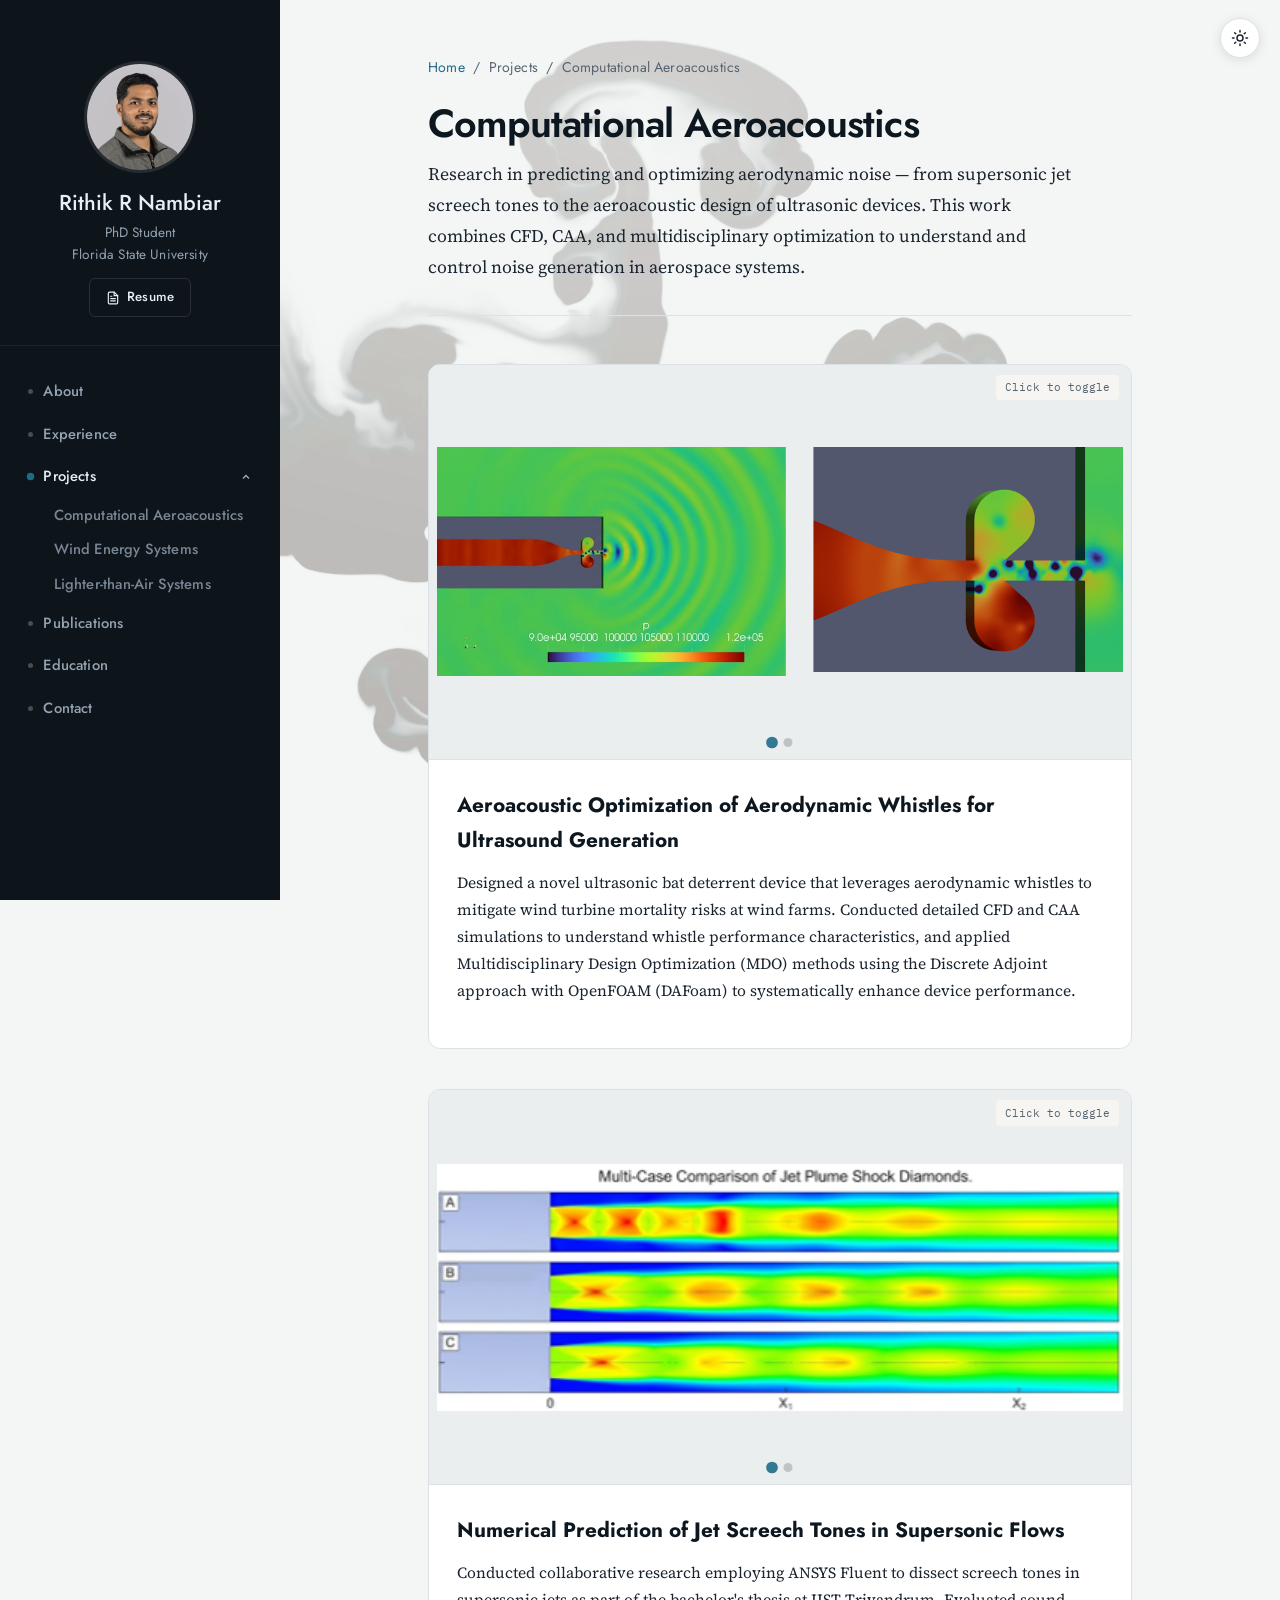
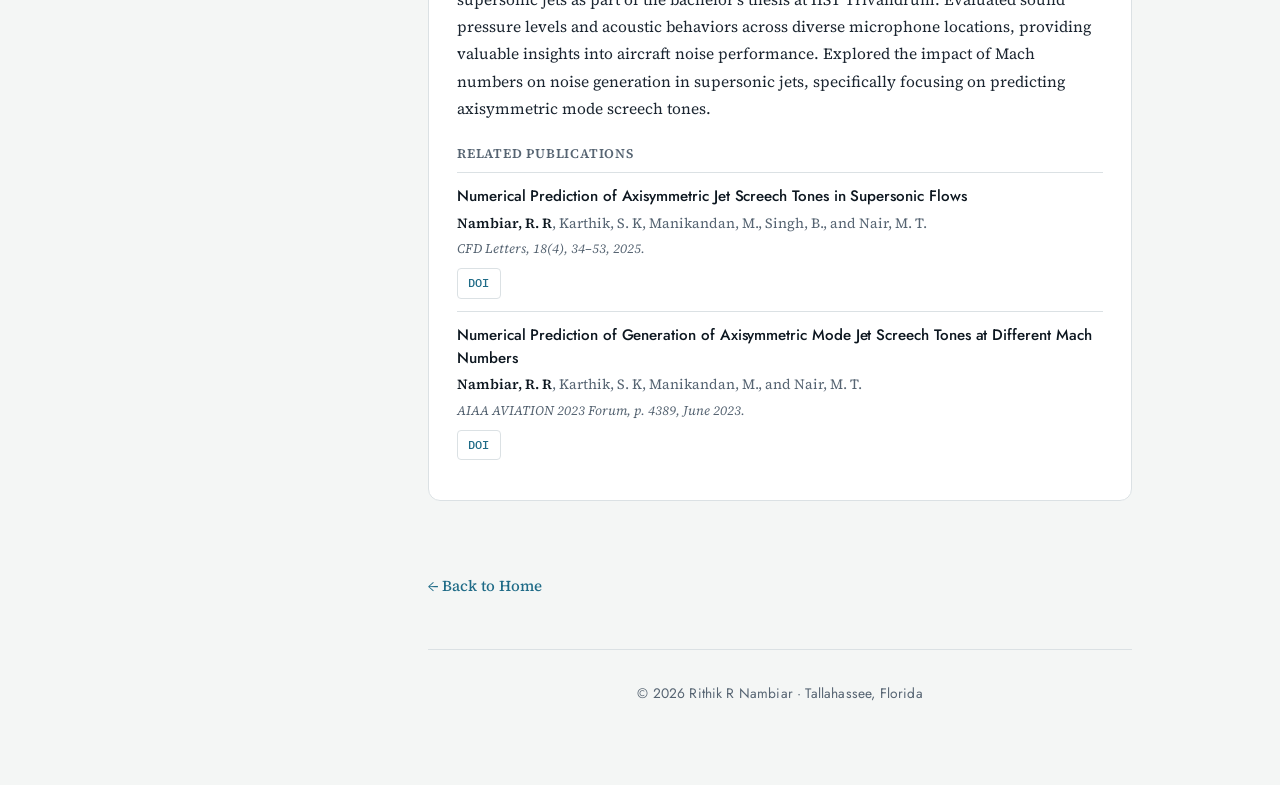
<file: projects/computational-aeroacoustics.html>
<!DOCTYPE html>
<html lang="en">
<head>
    <meta charset="UTF-8">
    <meta name="viewport" content="width=device-width, initial-scale=1.0">
    <title>Computational Aeroacoustics · Rithik R Nambiar</title>
    <meta name="description" content="Research in computational aeroacoustics — jet screech tone prediction and aeroacoustic optimization of ultrasonic devices.">
    <link rel="preconnect" href="https://fonts.googleapis.com">
    <link rel="preconnect" href="https://fonts.gstatic.com" crossorigin>
    <link href="https://fonts.googleapis.com/css2?family=Jost:wght@300;400;500;600&family=IBM+Plex+Mono:wght@400;500&family=Source+Serif+4:opsz,wght@8..60,400;8..60,600&display=swap" rel="stylesheet">
    <link rel="stylesheet" href="../assets/css/style.css">
    <script>
    (function(){try{var t=localStorage.getItem('theme')||(matchMedia('(prefers-color-scheme: dark)').matches?'dark':'light');if(t==='dark')document.documentElement.setAttribute('data-theme','dark');}catch(e){}})();
    </script>
</head>
<body>

<!-- Interactive fluid background (GPU Navier-Stokes) -->
<canvas id="fluid" class="fluid-bg" aria-hidden="true"></canvas>

<!-- Theme toggle -->
<button id="themeToggle" class="theme-toggle" aria-label="Toggle dark mode" title="Toggle theme">
    <svg class="icon-sun" viewBox="0 0 24 24" fill="none" stroke="currentColor" stroke-width="2" stroke-linecap="round" stroke-linejoin="round"><circle cx="12" cy="12" r="4"/><path d="M12 2v2M12 20v2M4.9 4.9l1.4 1.4M17.7 17.7l1.4 1.4M2 12h2M20 12h2M6.3 17.7l-1.4 1.4M19.1 4.9l-1.4 1.4"/></svg>
    <svg class="icon-moon" viewBox="0 0 24 24" fill="none" stroke="currentColor" stroke-width="2" stroke-linecap="round" stroke-linejoin="round"><path d="M21 12.8A9 9 0 1 1 11.2 3a7 7 0 0 0 9.8 9.8Z"/></svg>
</button>

<div class="mobile-header">
    <button class="hamburger" onclick="toggleSidebar()" aria-label="Toggle navigation"><span></span><span></span><span></span></button>
    <span class="mobile-name">Rithik R Nambiar</span>
</div>
<div class="overlay" id="overlay" onclick="toggleSidebar()"></div>

<aside class="sidebar" id="sidebar">
    <div class="sidebar-header">
        <img src="../assets/img/profile.png" alt="Rithik R Nambiar" class="sidebar-photo" width="96" height="96">
        <div class="sidebar-name">Rithik R Nambiar</div>
        <div class="sidebar-title">PhD Student<br>Florida State University</div>
        <a href="../assets/pdf/Rithikresume_Aug2026.pdf" target="_blank" rel="noopener" class="sidebar-resume">
            <svg viewBox="0 0 24 24" fill="none" stroke="currentColor" stroke-width="2" stroke-linecap="round" stroke-linejoin="round"><path d="M14 2H6a2 2 0 0 0-2 2v16a2 2 0 0 0 2 2h12a2 2 0 0 0 2-2V8z"/><polyline points="14 2 14 8 20 8"/><line x1="16" y1="13" x2="8" y2="13"/><line x1="16" y1="17" x2="8" y2="17"/><polyline points="10 9 9 9 8 9"/></svg>
            Resume
        </a>
    </div>
    <nav class="sidebar-nav">
        <a href="../index.html#about" onclick="closeSidebar()">About</a>
        <a href="../index.html#experience" onclick="closeSidebar()">Experience</a>
        <div class="sidebar-nav-group open">
            <a class="sidebar-nav-toggle" onclick="this.parentElement.classList.toggle('open')">
                Projects
                <svg class="chevron" viewBox="0 0 24 24" fill="none" stroke="currentColor" stroke-width="2.5"><polyline points="6 9 12 15 18 9"/></svg>
            </a>
            <div class="sidebar-nav-children">
                <a href="computational-aeroacoustics.html">Computational Aeroacoustics</a>
                <a href="wind-energy-systems.html">Wind Energy Systems</a>
                <a href="lighter-than-air-systems.html">Lighter-than-Air Systems</a>
            </div>
        </div>
        <a href="../index.html#publications" onclick="closeSidebar()">Publications</a>
        <a href="../index.html#education" onclick="closeSidebar()">Education</a>
        <a href="../index.html#contact" onclick="closeSidebar()">Contact</a>
    </nav>
</aside>

<div class="main">
<div class="content">

    <div class="project-hero">
        <div class="breadcrumb"><a href="../index.html">Home</a> &nbsp;/&nbsp; Projects &nbsp;/&nbsp; Computational Aeroacoustics</div>
        <h1>Computational Aeroacoustics</h1>
        <p>Research in predicting and optimizing aerodynamic noise — from supersonic jet screech tones to the aeroacoustic design of ultrasonic devices. This work combines CFD, CAA, and multidisciplinary optimization to understand and control noise generation in aerospace systems.</p>
    </div>

    <!-- ── Project 1: Whistle Optimization ── -->
    <div class="project-card">
        <div class="img-carousel" onclick="toggleCarousel(this)">
            <img src="../assets/img/whistle_cont.png" alt="Whistle contour plot" class="active" loading="lazy">
            <img src="../assets/img/whistle_psd.png" alt="Whistle PSD analysis" loading="lazy">
            <span class="img-carousel-hint">Click to toggle</span>
            <div class="img-carousel-indicator">
                <span class="img-carousel-dot active"></span>
                <span class="img-carousel-dot"></span>
            </div>
        </div>
        <div class="project-card-body">
            <h3>Aeroacoustic Optimization of Aerodynamic Whistles for Ultrasound Generation</h3>
            <p>Designed a novel ultrasonic bat deterrent device that leverages aerodynamic whistles to mitigate wind turbine mortality risks at wind farms. Conducted detailed CFD and CAA simulations to understand whistle performance characteristics, and applied Multidisciplinary Design Optimization (MDO) methods using the Discrete Adjoint approach with OpenFOAM (DAFoam) to systematically enhance device performance.</p>
        </div>
    </div>

    <!-- ── Project 2: Jet Screech Tones ── -->
    <div class="project-card">
        <div class="img-carousel" onclick="toggleCarousel(this)">
            <img src="../assets/img/screechtones.png" alt="Screech tone visualization" class="active" loading="lazy">
            <img src="../assets/img/spectralplot.png" alt="Spectral analysis plot" loading="lazy">
            <span class="img-carousel-hint">Click to toggle</span>
            <div class="img-carousel-indicator">
                <span class="img-carousel-dot active"></span>
                <span class="img-carousel-dot"></span>
            </div>
        </div>
        <div class="project-card-body">
            <h3>Numerical Prediction of Jet Screech Tones in Supersonic Flows</h3>
            <p>Conducted collaborative research employing ANSYS Fluent to dissect screech tones in supersonic jets as part of the bachelor's thesis at IIST Trivandrum. Evaluated sound pressure levels and acoustic behaviors across diverse microphone locations, providing valuable insights into aircraft noise performance. Explored the impact of Mach numbers on noise generation in supersonic jets, specifically focusing on predicting axisymmetric mode screech tones.</p>

            <h4>Related Publications</h4>
            <div class="project-pub">
                <div class="pub-title">Numerical Prediction of Axisymmetric Jet Screech Tones in Supersonic Flows</div>
                <div class="pub-authors"><strong>Nambiar, R. R</strong>, Karthik, S. K, Manikandan, M., Singh, B., and Nair, M. T.</div>
                <div class="pub-venue">CFD Letters, 18(4), 34–53, 2025.</div>
                <div class="pub-links">
                    <a href="https://doi.org/10.37934/cfdl.18.4.3453" target="_blank" rel="noopener">DOI</a>
                </div>
            </div>
            <div class="project-pub">
                <div class="pub-title">Numerical Prediction of Generation of Axisymmetric Mode Jet Screech Tones at Different Mach Numbers</div>
                <div class="pub-authors"><strong>Nambiar, R. R</strong>, Karthik, S. K, Manikandan, M., and Nair, M. T.</div>
                <div class="pub-venue">AIAA AVIATION 2023 Forum, p. 4389, June 2023.</div>
                <div class="pub-links">
                    <a href="https://doi.org/10.2514/6.2023-4389" target="_blank" rel="noopener">DOI</a>
                </div>
            </div>
        </div>
    </div>

    <a href="../index.html" class="back-link">&larr; Back to Home</a>
    <div class="footer">&copy; 2026 Rithik R Nambiar · Tallahassee, Florida</div>
</div>
</div>

<script>
function toggleSidebar(){document.getElementById('sidebar').classList.toggle('open');document.getElementById('overlay').classList.toggle('open')}
function closeSidebar(){document.getElementById('sidebar').classList.remove('open');document.getElementById('overlay').classList.remove('open')}

function toggleCarousel(el) {
    var imgs = el.querySelectorAll('img');
    var dots = el.querySelectorAll('.img-carousel-dot');
    var currentIndex = -1;

    for (var i = 0; i < imgs.length; i++) {
        if (imgs[i].classList.contains('active')) {
            currentIndex = i;
            break;
        }
    }

    var nextIndex = (currentIndex + 1) % imgs.length;

    for (var i = 0; i < imgs.length; i++) {
        imgs[i].classList.remove('active');
        dots[i].classList.remove('active');
    }

    imgs[nextIndex].classList.add('active');
    dots[nextIndex].classList.add('active');
}

/* ─── Theme toggle ─── */
(function(){
  const root = document.documentElement, btn = document.getElementById('themeToggle');
  function apply(theme, animate){
    if(animate){ root.classList.add('theme-transition'); setTimeout(() => root.classList.remove('theme-transition'), 420); }
    theme === 'dark' ? root.setAttribute('data-theme','dark') : root.removeAttribute('data-theme');
    try { localStorage.setItem('theme', theme); } catch(e){}
    if(typeof window.refreshFluidColors === 'function') window.refreshFluidColors();
  }
  btn && btn.addEventListener('click', () => {
    apply(root.getAttribute('data-theme') === 'dark' ? 'light' : 'dark', true);
  });
})();

</script>

<!-- Interactive fluid background -->
<script src="../assets/js/fluid-cursor.js" defer></script>
</body>
</html>
</file>
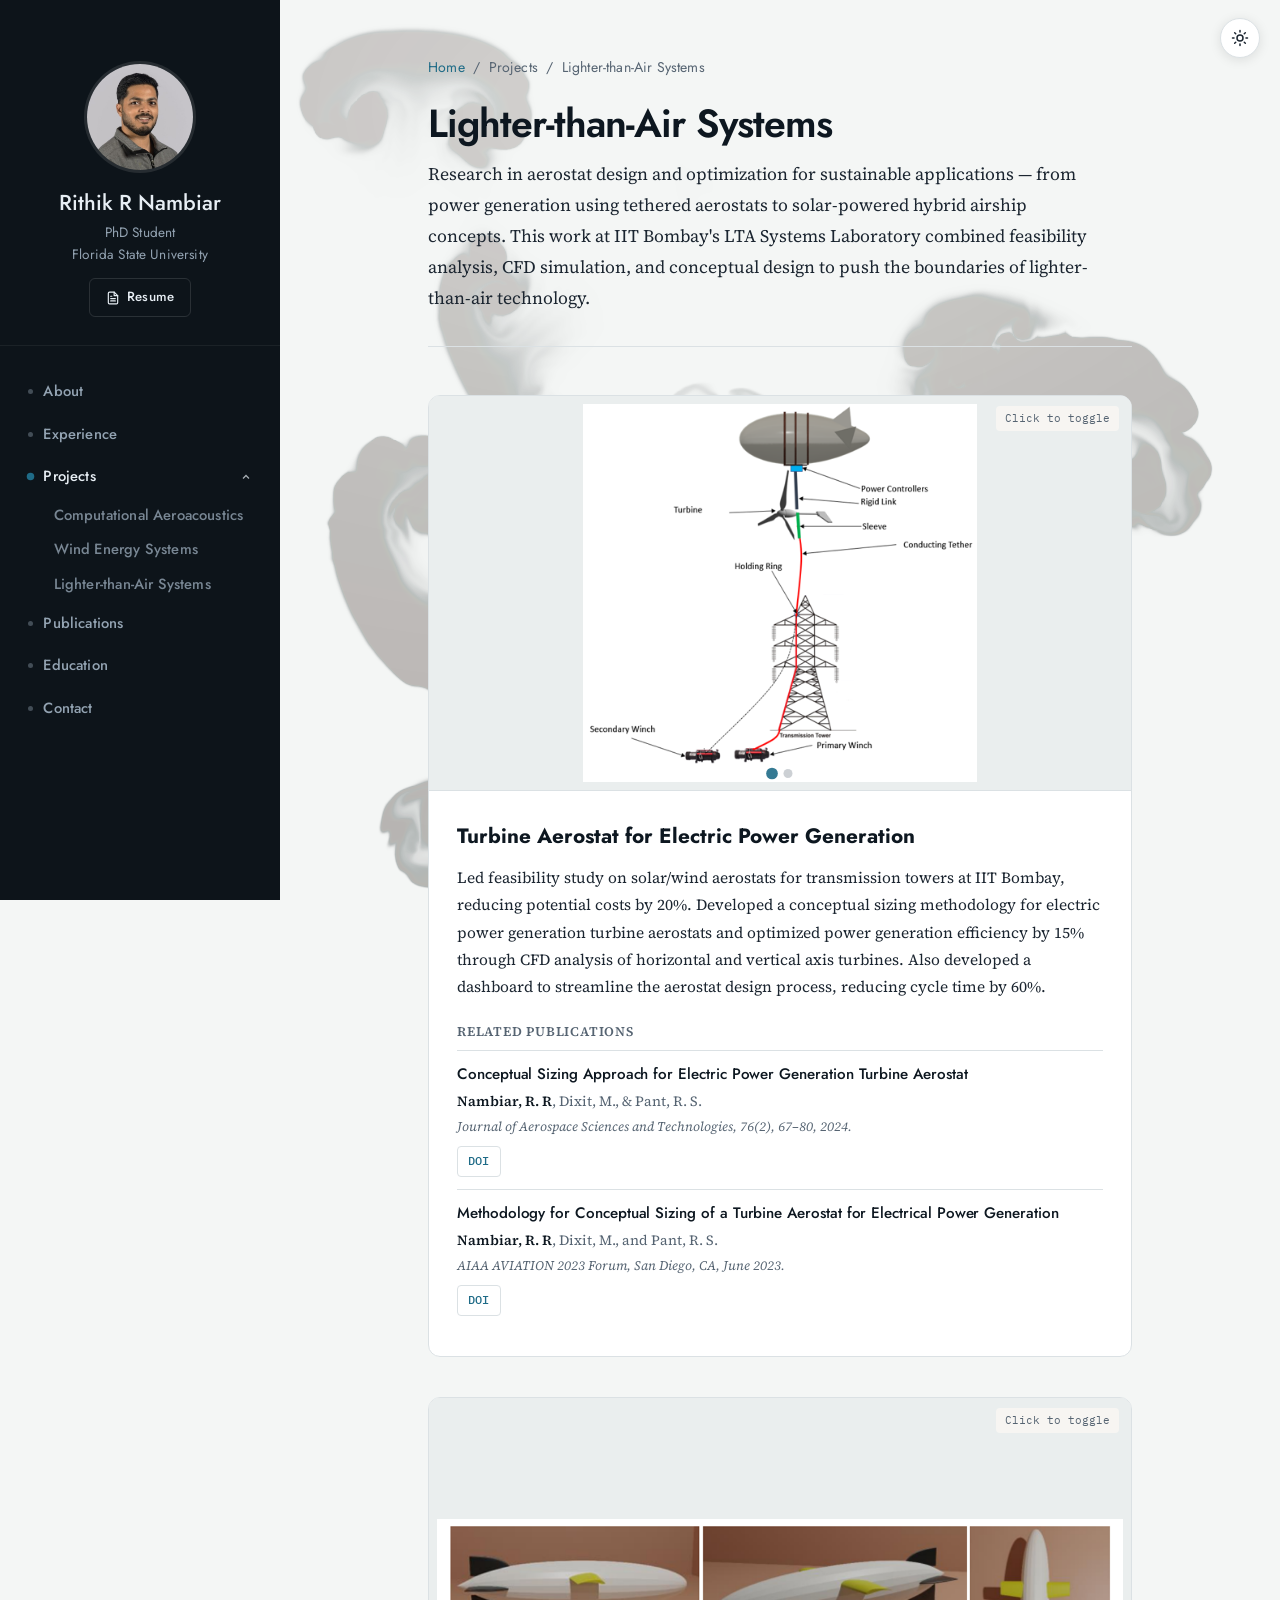
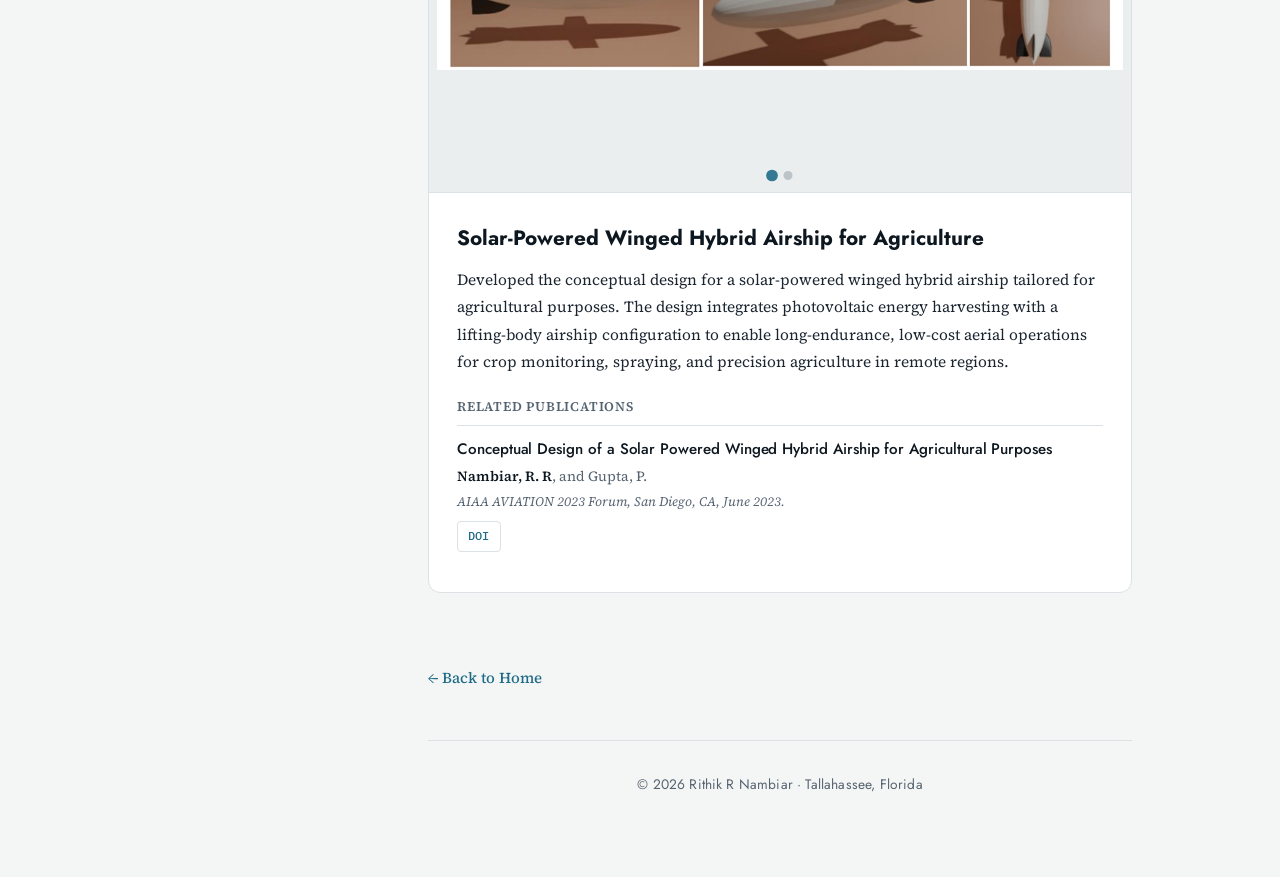
<file: projects/lighter-than-air-systems.html>
<!DOCTYPE html>
<html lang="en">
<head>
    <meta charset="UTF-8">
    <meta name="viewport" content="width=device-width, initial-scale=1.0">
    <title>Lighter-than-Air Systems · Rithik R Nambiar</title>
    <meta name="description" content="Research in lighter-than-air systems — turbine aerostats and solar-powered hybrid airships.">
    <link rel="preconnect" href="https://fonts.googleapis.com">
    <link rel="preconnect" href="https://fonts.gstatic.com" crossorigin>
    <link href="https://fonts.googleapis.com/css2?family=Jost:wght@300;400;500;600&family=IBM+Plex+Mono:wght@400;500&family=Source+Serif+4:opsz,wght@8..60,400;8..60,600&display=swap" rel="stylesheet">
    <link rel="stylesheet" href="../assets/css/style.css">
    <script>
    (function(){try{var t=localStorage.getItem('theme')||(matchMedia('(prefers-color-scheme: dark)').matches?'dark':'light');if(t==='dark')document.documentElement.setAttribute('data-theme','dark');}catch(e){}})();
    </script>
</head>
<body>

<!-- Interactive fluid background (GPU Navier-Stokes) -->
<canvas id="fluid" class="fluid-bg" aria-hidden="true"></canvas>

<!-- Theme toggle -->
<button id="themeToggle" class="theme-toggle" aria-label="Toggle dark mode" title="Toggle theme">
    <svg class="icon-sun" viewBox="0 0 24 24" fill="none" stroke="currentColor" stroke-width="2" stroke-linecap="round" stroke-linejoin="round"><circle cx="12" cy="12" r="4"/><path d="M12 2v2M12 20v2M4.9 4.9l1.4 1.4M17.7 17.7l1.4 1.4M2 12h2M20 12h2M6.3 17.7l-1.4 1.4M19.1 4.9l-1.4 1.4"/></svg>
    <svg class="icon-moon" viewBox="0 0 24 24" fill="none" stroke="currentColor" stroke-width="2" stroke-linecap="round" stroke-linejoin="round"><path d="M21 12.8A9 9 0 1 1 11.2 3a7 7 0 0 0 9.8 9.8Z"/></svg>
</button>

<div class="mobile-header">
    <button class="hamburger" onclick="toggleSidebar()" aria-label="Toggle navigation"><span></span><span></span><span></span></button>
    <span class="mobile-name">Rithik R Nambiar</span>
</div>
<div class="overlay" id="overlay" onclick="toggleSidebar()"></div>

<aside class="sidebar" id="sidebar">
    <div class="sidebar-header">
        <img src="../assets/img/profile.png" alt="Rithik R Nambiar" class="sidebar-photo" width="96" height="96">
        <div class="sidebar-name">Rithik R Nambiar</div>
        <div class="sidebar-title">PhD Student<br>Florida State University</div>
        <a href="../assets/pdf/Rithikresume_Aug2026.pdf" target="_blank" rel="noopener" class="sidebar-resume">
            <svg viewBox="0 0 24 24" fill="none" stroke="currentColor" stroke-width="2" stroke-linecap="round" stroke-linejoin="round"><path d="M14 2H6a2 2 0 0 0-2 2v16a2 2 0 0 0 2 2h12a2 2 0 0 0 2-2V8z"/><polyline points="14 2 14 8 20 8"/><line x1="16" y1="13" x2="8" y2="13"/><line x1="16" y1="17" x2="8" y2="17"/><polyline points="10 9 9 9 8 9"/></svg>
            Resume
        </a>
    </div>
    <nav class="sidebar-nav">
        <a href="../index.html#about" onclick="closeSidebar()">About</a>
        <a href="../index.html#experience" onclick="closeSidebar()">Experience</a>
        <div class="sidebar-nav-group open">
            <a class="sidebar-nav-toggle" onclick="this.parentElement.classList.toggle('open')">
                Projects
                <svg class="chevron" viewBox="0 0 24 24" fill="none" stroke="currentColor" stroke-width="2.5"><polyline points="6 9 12 15 18 9"/></svg>
            </a>
            <div class="sidebar-nav-children">
                <a href="computational-aeroacoustics.html">Computational Aeroacoustics</a>
                <a href="wind-energy-systems.html">Wind Energy Systems</a>
                <a href="lighter-than-air-systems.html">Lighter-than-Air Systems</a>
            </div>
        </div>
        <a href="../index.html#publications" onclick="closeSidebar()">Publications</a>
        <a href="../index.html#education" onclick="closeSidebar()">Education</a>
        <a href="../index.html#contact" onclick="closeSidebar()">Contact</a>
    </nav>
</aside>

<div class="main">
<div class="content">

    <div class="project-hero">
        <div class="breadcrumb"><a href="../index.html">Home</a> &nbsp;/&nbsp; Projects &nbsp;/&nbsp; Lighter-than-Air Systems</div>
        <h1>Lighter-than-Air Systems</h1>
        <p>Research in aerostat design and optimization for sustainable applications — from power generation using tethered aerostats to solar-powered hybrid airship concepts. This work at IIT Bombay's LTA Systems Laboratory combined feasibility analysis, CFD simulation, and conceptual design to push the boundaries of lighter-than-air technology.</p>
    </div>

    <div class="project-card">
        <div class="img-carousel" onclick="toggleCarousel(this)">
            <img src="../assets/img/turb_aerostat_pic.png" alt="Turbine aerostat concept" class="active" loading="lazy">
            <img src="../assets/img/turb_aerostat_ring.png" alt="Turbine aerostat ring configuration" loading="lazy">
            <span class="img-carousel-hint">Click to toggle</span>
            <div class="img-carousel-indicator">
                <span class="img-carousel-dot active"></span>
                <span class="img-carousel-dot"></span>
            </div>
        </div>
        <div class="project-card-body">
            <h3>Turbine Aerostat for Electric Power Generation</h3>
            <p>Led feasibility study on solar/wind aerostats for transmission towers at IIT Bombay, reducing potential costs by 20%. Developed a conceptual sizing methodology for electric power generation turbine aerostats and optimized power generation efficiency by 15% through CFD analysis of horizontal and vertical axis turbines. Also developed a dashboard to streamline the aerostat design process, reducing cycle time by 60%.</p>
            <h4>Related Publications</h4>
            <div class="project-pub">
                <div class="pub-title">Conceptual Sizing Approach for Electric Power Generation Turbine Aerostat</div>
                <div class="pub-authors"><strong>Nambiar, R. R</strong>, Dixit, M., &amp; Pant, R. S.</div>
                <div class="pub-venue">Journal of Aerospace Sciences and Technologies, 76(2), 67–80, 2024.</div>
                <div class="pub-links">
                    <a href="https://doi.org/10.61653/joast.v76i2.2024.962" target="_blank" rel="noopener">DOI</a>
                </div>
            </div>
            <div class="project-pub">
                <div class="pub-title">Methodology for Conceptual Sizing of a Turbine Aerostat for Electrical Power Generation</div>
                <div class="pub-authors"><strong>Nambiar, R. R</strong>, Dixit, M., and Pant, R. S.</div>
                <div class="pub-venue">AIAA AVIATION 2023 Forum, San Diego, CA, June 2023.</div>
                <div class="pub-links">
                    <a href="https://doi.org/10.2514/6.2023-3792" target="_blank" rel="noopener">DOI</a>
                </div>
            </div>
        </div>
    </div>

    <div class="project-card">
        <div class="img-carousel" onclick="toggleCarousel(this)">
            <img src="../assets/img/agri_geometry.png" alt="Agricultural airship geometry" class="active" loading="lazy">
            <img src="../assets/img/agri_workflow.png" alt="Agricultural airship design workflow" loading="lazy">
            <span class="img-carousel-hint">Click to toggle</span>
            <div class="img-carousel-indicator">
                <span class="img-carousel-dot active"></span>
                <span class="img-carousel-dot"></span>
            </div>
        </div>
        <div class="project-card-body">
            <h3>Solar-Powered Winged Hybrid Airship for Agriculture</h3>
            <p>Developed the conceptual design for a solar-powered winged hybrid airship tailored for agricultural purposes. The design integrates photovoltaic energy harvesting with a lifting-body airship configuration to enable long-endurance, low-cost aerial operations for crop monitoring, spraying, and precision agriculture in remote regions.</p>
            <h4>Related Publications</h4>
            <div class="project-pub">
                <div class="pub-title">Conceptual Design of a Solar Powered Winged Hybrid Airship for Agricultural Purposes</div>
                <div class="pub-authors"><strong>Nambiar, R. R</strong>, and Gupta, P.</div>
                <div class="pub-venue">AIAA AVIATION 2023 Forum, San Diego, CA, June 2023.</div>
                <div class="pub-links">
                    <a href="https://doi.org/10.2514/6.2023-3791" target="_blank" rel="noopener">DOI</a>
                </div>
            </div>
        </div>
    </div>

    <a href="../index.html" class="back-link">&larr; Back to Home</a>
    <div class="footer">&copy; 2026 Rithik R Nambiar · Tallahassee, Florida</div>
</div>
</div>
<script>
function toggleSidebar(){document.getElementById('sidebar').classList.toggle('open');document.getElementById('overlay').classList.toggle('open')}
function closeSidebar(){document.getElementById('sidebar').classList.remove('open');document.getElementById('overlay').classList.remove('open')}

function toggleCarousel(el) {
    var imgs = el.querySelectorAll('img');
    var dots = el.querySelectorAll('.img-carousel-dot');
    var cur = -1;
    for (var i = 0; i < imgs.length; i++) {
        if (imgs[i].classList.contains('active')) { cur = i; break; }
    }
    var nxt = (cur + 1) % imgs.length;
    for (var i = 0; i < imgs.length; i++) {
        imgs[i].classList.remove('active');
        dots[i].classList.remove('active');
    }
    imgs[nxt].classList.add('active');
    dots[nxt].classList.add('active');
}

/* ─── Theme toggle ─── */
(function(){
  const root = document.documentElement, btn = document.getElementById('themeToggle');
  function apply(theme, animate){
    if(animate){ root.classList.add('theme-transition'); setTimeout(() => root.classList.remove('theme-transition'), 420); }
    theme === 'dark' ? root.setAttribute('data-theme','dark') : root.removeAttribute('data-theme');
    try { localStorage.setItem('theme', theme); } catch(e){}
    if(typeof window.refreshFluidColors === 'function') window.refreshFluidColors();
  }
  btn && btn.addEventListener('click', () => {
    apply(root.getAttribute('data-theme') === 'dark' ? 'light' : 'dark', true);
  });
})();

</script>

<!-- Interactive fluid background -->
<script src="../assets/js/fluid-cursor.js" defer></script>
</body>
</html>
</file>
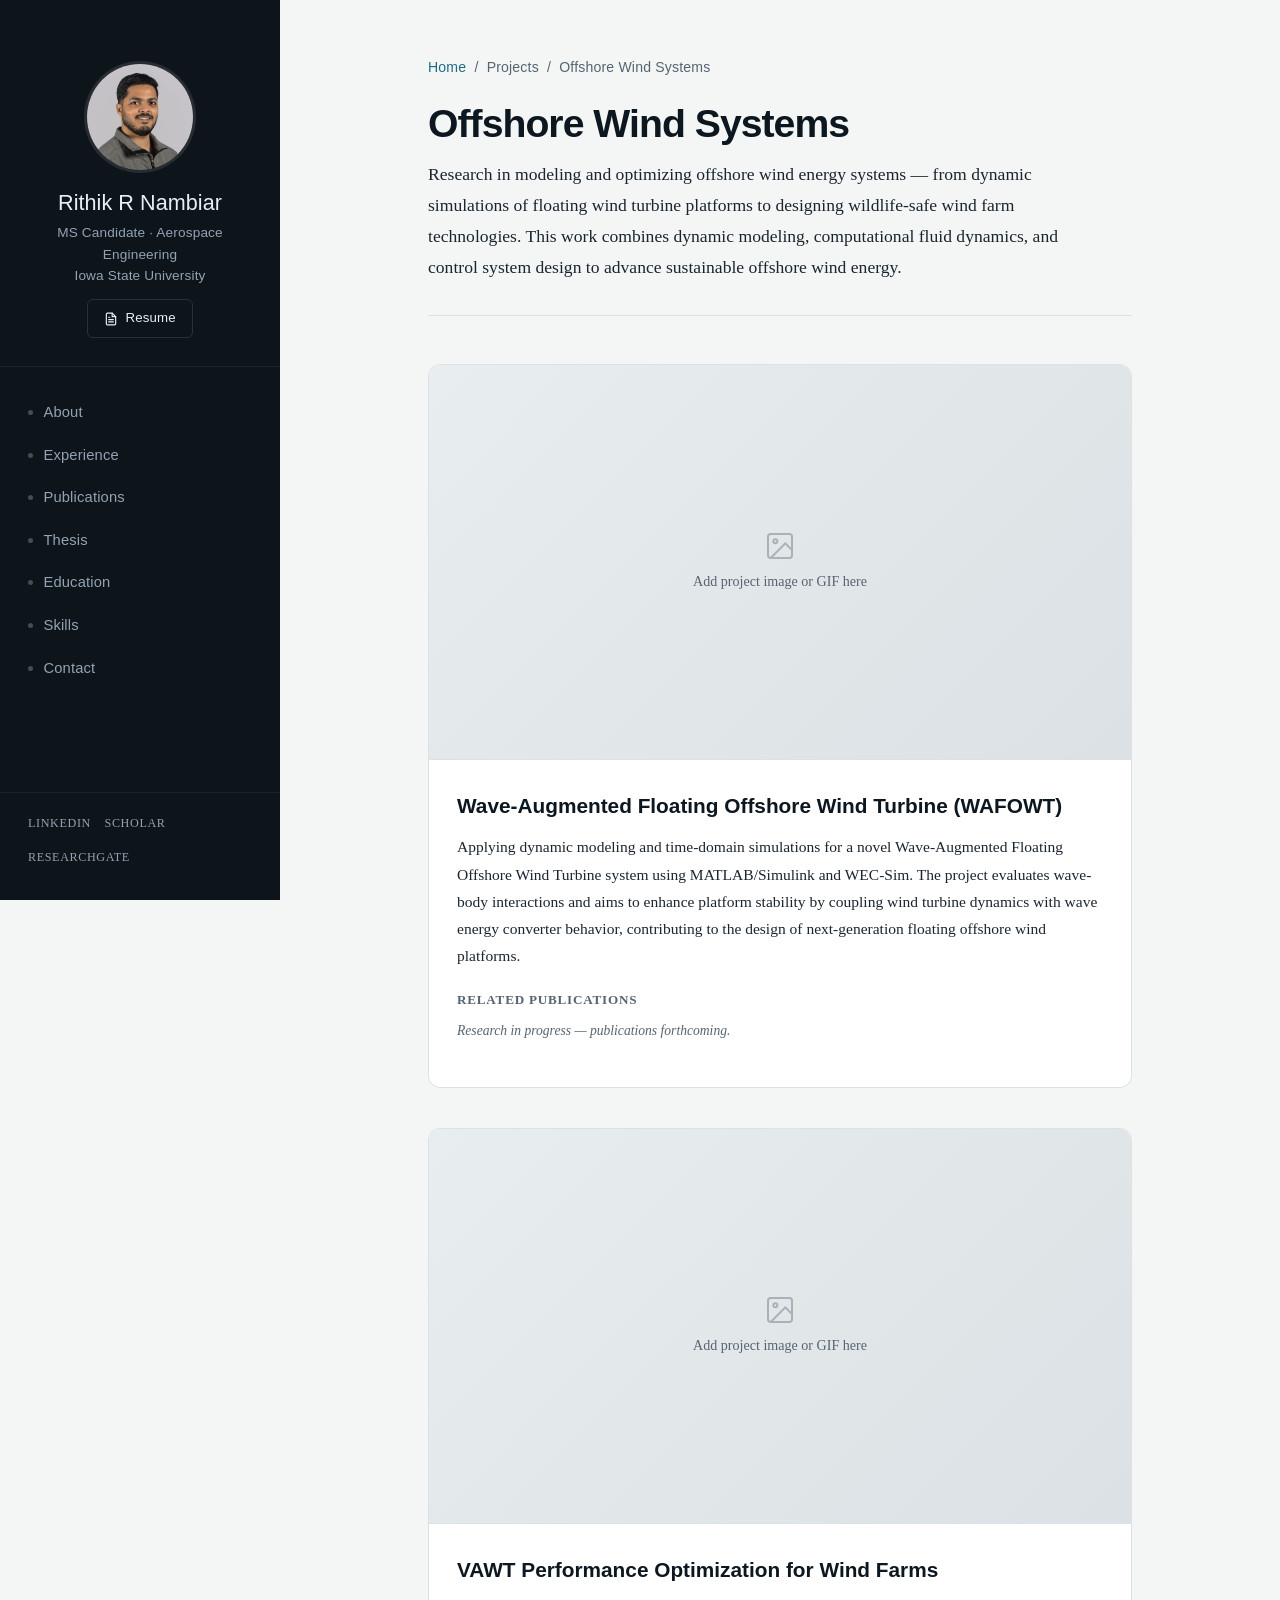
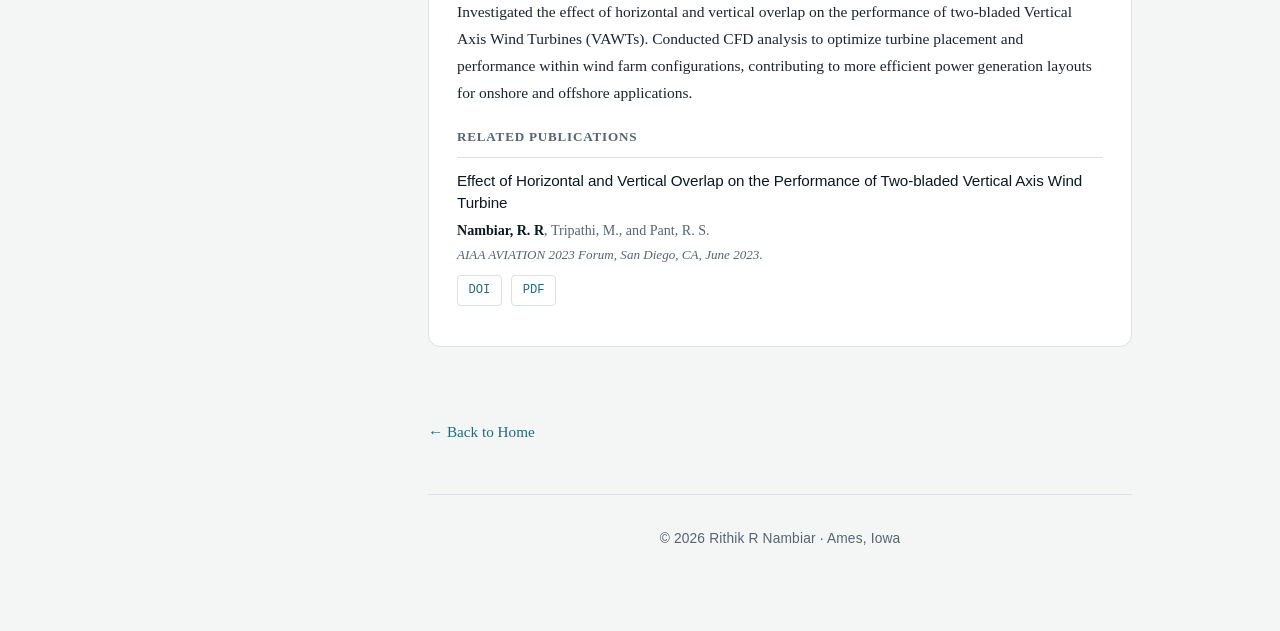
<file: projects/offshore-wind-systems.html>
<!DOCTYPE html>
<html lang="en">
<head>
    <meta charset="UTF-8">
    <meta name="viewport" content="width=device-width, initial-scale=1.0">
    <title>Offshore Wind Systems · Rithik R Nambiar</title>
    <meta name="description" content="Research in offshore wind energy — floating wind turbine modeling and VAWT performance optimization.">
    <link rel="preconnect" href="https://fonts.googleapis.com">
    <link rel="preconnect" href="https://fonts.gstatic.com" crossorigin>
    <link href="https://fonts.googleapis.com/css2?family=DM+Serif+Display&family=Source+Sans+3:wght@300;400;500;600;700&family=JetBrains+Mono:wght@400;500&display=swap" rel="stylesheet">
    <link rel="stylesheet" href="../assets/css/style.css">
</head>
<body>

<div class="mobile-header">
    <button class="hamburger" onclick="toggleSidebar()" aria-label="Toggle navigation"><span></span><span></span><span></span></button>
    <span class="mobile-name">Rithik R Nambiar</span>
</div>
<div class="overlay" id="overlay" onclick="toggleSidebar()"></div>

<aside class="sidebar" id="sidebar">
    <div class="sidebar-header">
        <img src="../assets/img/profile.png" alt="Rithik R Nambiar" class="sidebar-photo" width="96" height="96">
        <div class="sidebar-name">Rithik R Nambiar</div>
        <div class="sidebar-title">MS Candidate · Aerospace Engineering<br>Iowa State University</div>
        <a href="../assets/pdf/Rithik_Resume.pdf" target="_blank" rel="noopener" class="sidebar-resume">
            <svg viewBox="0 0 24 24" fill="none" stroke="currentColor" stroke-width="2" stroke-linecap="round" stroke-linejoin="round"><path d="M14 2H6a2 2 0 0 0-2 2v16a2 2 0 0 0 2 2h12a2 2 0 0 0 2-2V8z"/><polyline points="14 2 14 8 20 8"/><line x1="16" y1="13" x2="8" y2="13"/><line x1="16" y1="17" x2="8" y2="17"/><polyline points="10 9 9 9 8 9"/></svg>
            Resume
        </a>
    </div>
    <nav class="sidebar-nav">
        <a href="../index.html#about" onclick="closeSidebar()">About</a>
        <a href="../index.html#experience" onclick="closeSidebar()">Experience</a>
        <a href="../index.html#publications" onclick="closeSidebar()">Publications</a>
        <a href="../index.html#thesis" onclick="closeSidebar()">Thesis</a>
        <a href="../index.html#education" onclick="closeSidebar()">Education</a>
        <a href="../index.html#skills" onclick="closeSidebar()">Skills</a>
        <a href="../index.html#contact" onclick="closeSidebar()">Contact</a>
    </nav>
    <div class="sidebar-links">
        <a href="https://www.linkedin.com/in/rithik-r-nambiar/" target="_blank" rel="noopener">LinkedIn</a>
        <a href="https://scholar.google.com/citations?user=RLRSFkAAAAAJ&hl=en" target="_blank" rel="noopener">Scholar</a>
        <a href="https://www.researchgate.net/scientific-contributions/Rithik-R-Nambiar-2253309485" target="_blank" rel="noopener">ResearchGate</a>
    </div>
</aside>

<div class="main">
<div class="content">

    <div class="project-hero">
        <div class="breadcrumb"><a href="../index.html">Home</a> &nbsp;/&nbsp; Projects &nbsp;/&nbsp; Offshore Wind Systems</div>
        <h1>Offshore Wind Systems</h1>
        <p>Research in modeling and optimizing offshore wind energy systems — from dynamic simulations of floating wind turbine platforms to designing wildlife-safe wind farm technologies. This work combines dynamic modeling, computational fluid dynamics, and control system design to advance sustainable offshore wind energy.</p>
    </div>

    <div class="project-card">
        <div class="placeholder-img">
            <svg viewBox="0 0 24 24" fill="none" stroke="currentColor" stroke-width="1.5"><rect x="3" y="3" width="18" height="18" rx="2"/><circle cx="8.5" cy="8.5" r="1.5"/><path d="M21 15l-5-5L5 21"/></svg>
            Add project image or GIF here
        </div>
        <div class="project-card-body">
            <h3>Wave-Augmented Floating Offshore Wind Turbine (WAFOWT)</h3>
            <p>Applying dynamic modeling and time-domain simulations for a novel Wave-Augmented Floating Offshore Wind Turbine system using MATLAB/Simulink and WEC-Sim. The project evaluates wave-body interactions and aims to enhance platform stability by coupling wind turbine dynamics with wave energy converter behavior, contributing to the design of next-generation floating offshore wind platforms.</p>
            <h4>Related Publications</h4>
            <p style="font-size: 0.85rem; color: var(--text-muted); font-style: italic;">Research in progress — publications forthcoming.</p>
        </div>
    </div>

    <div class="project-card">
        <div class="placeholder-img">
            <svg viewBox="0 0 24 24" fill="none" stroke="currentColor" stroke-width="1.5"><rect x="3" y="3" width="18" height="18" rx="2"/><circle cx="8.5" cy="8.5" r="1.5"/><path d="M21 15l-5-5L5 21"/></svg>
            Add project image or GIF here
        </div>
        <div class="project-card-body">
            <h3>VAWT Performance Optimization for Wind Farms</h3>
            <p>Investigated the effect of horizontal and vertical overlap on the performance of two-bladed Vertical Axis Wind Turbines (VAWTs). Conducted CFD analysis to optimize turbine placement and performance within wind farm configurations, contributing to more efficient power generation layouts for onshore and offshore applications.</p>
            <h4>Related Publications</h4>
            <div class="project-pub">
                <div class="pub-title">Effect of Horizontal and Vertical Overlap on the Performance of Two-bladed Vertical Axis Wind Turbine</div>
                <div class="pub-authors"><strong>Nambiar, R. R</strong>, Tripathi, M., and Pant, R. S.</div>
                <div class="pub-venue">AIAA AVIATION 2023 Forum, San Diego, CA, June 2023.</div>
                <div class="pub-links">
                    <a href="https://doi.org/10.2514/6.2023-4118" target="_blank" rel="noopener">DOI</a>
                    <a href="../assets/pdf/nambiar-2023-vawt-overlap.pdf" target="_blank" rel="noopener">PDF</a>
                </div>
            </div>
        </div>
    </div>

    <a href="../index.html" class="back-link">&larr; Back to Home</a>
    <div class="footer">&copy; 2026 Rithik R Nambiar · Ames, Iowa</div>
</div>
</div>
<script>
function toggleSidebar(){document.getElementById('sidebar').classList.toggle('open');document.getElementById('overlay').classList.toggle('open')}
function closeSidebar(){document.getElementById('sidebar').classList.remove('open');document.getElementById('overlay').classList.remove('open')}
</script>
</body>
</html>
</file>
<file: assets/css/style.css>
:root {
    --sidebar-w: 280px;
    --bg: #F4F6F5;
    --bg-warm: #EAEEEE;
    --sidebar-bg: #0D141A;
    --sidebar-text: #93A3B2;
    --sidebar-accent: #E7EEF4;
    --text: #1B2530;
    --text-muted: #566472;
    --heading: #0D1720;
    --accent: #1F6B87;
    --accent-warm: #C15A2A;
    --accent-light: #E4EDF1;
    --border: #DBE1E4;
    --card-bg: #FFFFFF;
    --tag-bg: #E8EDEF;
    --link: #1F6B87;
    /* Three roles, three faces. --serif is the display face (a geometric sans,
       not a serif — the variable name is kept so no existing rule has to
       change), --sans is the reading face, --mono carries dates and labels.
       Jost is a Futura-lineage geometric: the same 1920s-30s family tree as
       Dwiggins' Metro. To move to the real thing, see FONT SWAP at the bottom
       of this file. */
    --serif: 'Jost', 'Futura', 'Century Gothic', sans-serif;
    --sans: 'Source Serif 4', Georgia, 'Times New Roman', serif;
    --mono: 'IBM Plex Mono', ui-monospace, SFMono-Regular, Menlo, monospace;
}

*, *::before, *::after { margin: 0; padding: 0; box-sizing: border-box; }
html { scroll-behavior: smooth; scroll-padding-top: 2rem; }

body {
    font-family: var(--sans);
    color: var(--text);
    background: var(--bg);
    line-height: 1.75;
    font-size: 17px;
    -webkit-font-smoothing: antialiased;
}

::selection { background: var(--accent); color: #fff; }
a { color: var(--link); }

img {
    max-width: 100%;
    height: auto;
    display: block;
}

/* ─── SIDEBAR ─── */
.sidebar {
    position: fixed;
    top: 0; left: 0;
    width: var(--sidebar-w);
    height: 100vh;
    background: var(--sidebar-bg);
    display: flex;
    flex-direction: column;
    z-index: 100;
    overflow-y: auto;
}

.sidebar::-webkit-scrollbar { width: 3px; }
.sidebar::-webkit-scrollbar-thumb { background: rgba(255,255,255,0.1); border-radius: 4px; }

.sidebar-header {
    padding: 3.8rem 1.75rem 1.75rem;
    border-bottom: 1px solid rgba(255,255,255,0.06);
    text-align: center;
}

.sidebar-photo {
    width: 112px;
    height: 112px;
    border-radius: 50%;
    object-fit: cover;
    object-position: center top;
    margin: 0 auto 1rem;
    display: block;
    border: 3px solid rgba(255,255,255,0.1);
    background: var(--sidebar-bg);
    aspect-ratio: 1 / 1;
}

.sidebar-name {
    font-family: var(--serif);
    font-size: 1.35rem;
    color: var(--sidebar-accent);
    line-height: 1.3;
}

.sidebar-title {
    font-size: 0.82rem;
    color: var(--sidebar-text);
    margin-top: 0.35rem;
    line-height: 1.55;
}

.sidebar-resume {
    display: inline-flex;
    align-items: center;
    gap: 0.45rem;
    margin-top: 0.85rem;
    padding: 0.45rem 1rem;
    border: 1px solid rgba(255,255,255,0.12);
    border-radius: 6px;
    color: var(--sidebar-accent);
    text-decoration: none;
    font-size: 0.8rem;
    font-weight: 600;
    letter-spacing: 0.04em;
    transition: all 0.2s;
}

.sidebar-resume:hover {
    background: rgba(255,255,255,0.06);
    border-color: rgba(255,255,255,0.2);
    color: #fff;
}

.sidebar-resume svg { width: 14px; height: 14px; flex-shrink: 0; }

.sidebar-nav { padding: 1.5rem 1.75rem; flex: 1; }

.sidebar-nav a {
    display: flex;
    align-items: center;
    gap: 0.65rem;
    padding: 0.55rem 0;
    color: var(--sidebar-text);
    text-decoration: none;
    font-size: 0.88rem;
    font-weight: 500;
    letter-spacing: 0.02em;
    transition: color 0.2s;
}

.sidebar-nav a::before {
    content: '';
    width: 5px; height: 5px;
    border-radius: 50%;
    background: var(--sidebar-text);
    opacity: 0.4;
    transition: all 0.25s;
    flex-shrink: 0;
}

.sidebar-nav a:hover,
.sidebar-nav a.active { color: var(--sidebar-accent); }

.sidebar-nav a:hover::before,
.sidebar-nav a.active::before {
    background: var(--accent);
    opacity: 1;
    transform: scale(1.5);
}

.sidebar-links {
    padding: 1.25rem 1.75rem 2rem;
    border-top: 1px solid rgba(255,255,255,0.06);
    display: flex;
    flex-wrap: wrap;
    gap: 0.85rem;
}

.sidebar-links a {
    color: var(--sidebar-text);
    text-decoration: none;
    font-size: 0.76rem;
    font-weight: 500;
    letter-spacing: 0.05em;
    text-transform: uppercase;
    transition: color 0.2s;
}

.sidebar-links a:hover { color: var(--sidebar-accent); }

/* ─── MAIN ─── */
.main { margin-left: var(--sidebar-w); min-height: 100vh; }

.content {
    max-width: 800px;
    padding: 3.5rem 3rem 5rem;
    margin: 0 auto;
}

section { margin-bottom: 4.5rem; }
section:last-child { margin-bottom: 2rem; }

.section-title {
    font-family: var(--serif);
    font-size: 1.9rem;
    color: var(--heading);
    margin-bottom: 1.75rem;
    letter-spacing: -0.02em;
    position: relative;
    padding-bottom: 0.75rem;
}

.section-title::after {
    content: '';
    position: absolute;
    bottom: 0; left: 0;
    width: 36px; height: 2.5px;
    background: var(--accent);
    border-radius: 2px;
}

/* ─── HERO ─── */
.hero {
    margin-bottom: 4.5rem;
    padding-bottom: 3rem;
    border-bottom: 1px solid var(--border);
}

.hero h1 {
    font-family: var(--serif);
    font-size: 3rem;
    color: var(--heading);
    line-height: 1.12;
    letter-spacing: -0.03em;
    margin-bottom: 0.6rem;
}

.hero-subtitle {
    font-size: 1.1rem;
    color: var(--text-muted);
    margin-bottom: 1.5rem;
}

.hero-about {
    font-size: 1.05rem;
    line-height: 1.85;
    color: var(--text);
    max-width: 660px;
}

.hero-about a {
    color: var(--link);
    text-decoration: underline;
    text-underline-offset: 3px;
    text-decoration-thickness: 1px;
}

.hero-about a:hover { text-decoration-thickness: 2px; }

.research-link {
    color: var(--link);
    text-decoration: underline;
    text-underline-offset: 3px;
    text-decoration-thickness: 1px;
    font-weight: 500;
}

.research-link:hover { text-decoration-thickness: 2px; }

/* ─── NEWS ─── */
.news-item {
    display: flex;
    gap: 1rem;
    padding: 0.75rem 0;
    font-size: 0.97rem;
    line-height: 1.65;
    border-bottom: 1px solid var(--border);
}

.news-item:last-child { border-bottom: none; }

.news-date {
    flex-shrink: 0;
    color: var(--text-muted);
    font-family: var(--mono);
    font-size: 0.8rem;
    padding-top: 0.15rem;
    min-width: 110px;
}

.news-emoji { flex-shrink: 0; font-size: 1.05rem; }
.news-text { color: var(--text); }
.news-text a { color: var(--link); text-decoration: underline; text-underline-offset: 2px; }

/* ─── EXPERIENCE ─── */
.exp-item {
    padding: 1.5rem 0;
    border-bottom: 1px solid var(--border);
    display: flex;
    gap: 1.25rem;
    align-items: flex-start;
}

.exp-item:first-child { padding-top: 0; }
.exp-item:last-child { border-bottom: none; }

.exp-logo {
    width: 50px; height: 50px;
    border-radius: 10px;
    object-fit: contain;
    flex-shrink: 0;
    margin-top: 2px;
    border: 1px solid var(--border);
    background: var(--card-bg);
    padding: 5px;
    aspect-ratio: 1 / 1;
}

.exp-body { flex: 1; min-width: 0; }

.exp-header {
    display: flex;
    justify-content: space-between;
    align-items: baseline;
    flex-wrap: wrap;
    gap: 0.5rem;
    margin-bottom: 0.15rem;
}

.exp-role { font-weight: 600; color: var(--heading); font-size: 1.05rem; }

.exp-date {
    font-family: var(--mono);
    font-size: 0.78rem;
    color: var(--text-muted);
    white-space: nowrap;
}

.exp-org {
    font-size: 0.95rem;
    color: var(--accent);
    margin-bottom: 0.7rem;
    font-weight: 500;
}

.exp-bullets { list-style: none; padding: 0; }

.exp-bullets li {
    position: relative;
    padding-left: 1.1rem;
    margin-bottom: 0.45rem;
    font-size: 0.97rem;
    line-height: 1.7;
}

.exp-bullets li::before {
    content: '–';
    position: absolute;
    left: 0;
    color: var(--accent);
    font-weight: 600;
}

/* ─── PUBLICATIONS ─── */
.pub-item {
    padding: 1.15rem 0;
    border-bottom: 1px solid var(--border);
    display: flex;
    gap: 0.9rem;
    align-items: flex-start;
}

.pub-item:last-child { border-bottom: none; }

.pub-number {
    font-family: var(--mono);
    font-size: 0.78rem;
    color: var(--text-muted);
    min-width: 24px;
    padding-top: 3px;
    text-align: right;
    flex-shrink: 0;
    font-weight: 500;
}

.pub-content { flex: 1; min-width: 0; }

.pub-title {
    font-weight: 600;
    color: var(--heading);
    font-size: 1rem;
    line-height: 1.5;
    margin-bottom: 0.3rem;
}

.pub-authors {
    font-size: 0.9rem;
    color: var(--text-muted);
    margin-bottom: 0.2rem;
    line-height: 1.5;
}

.pub-authors strong { color: var(--heading); font-weight: 600; }

.pub-venue {
    font-size: 0.88rem;
    color: var(--text-muted);
    font-style: italic;
    margin-bottom: 0.55rem;
}

.pub-links { display: flex; gap: 0.6rem; flex-wrap: wrap; }

.pub-links a {
    font-family: var(--mono);
    font-size: 0.76rem;
    color: var(--link);
    text-decoration: none;
    padding: 0.25rem 0.65rem;
    border: 1px solid var(--border);
    border-radius: 4px;
    transition: all 0.2s;
    font-weight: 500;
}

.pub-links a:hover {
    border-color: var(--accent);
    background: var(--accent-light);
}

/* ─── THESIS ─── */
.thesis-card {
    background: var(--card-bg);
    border: 1px solid var(--border);
    border-radius: 10px;
    padding: 1.5rem 1.75rem;
}

.thesis-degree {
    font-family: var(--mono);
    font-size: 0.76rem;
    text-transform: uppercase;
    letter-spacing: 0.06em;
    color: var(--accent);
    font-weight: 600;
    margin-bottom: 0.6rem;
}

.thesis-title {
    font-weight: 600;
    font-size: 1.05rem;
    color: var(--heading);
    margin-bottom: 0.35rem;
    line-height: 1.5;
}

.thesis-meta {
    font-size: 0.92rem;
    color: var(--text-muted);
    margin-bottom: 0.7rem;
    line-height: 1.55;
}

/* ─── EDUCATION ─── */
.edu-item {
    padding: 1.25rem 0;
    border-bottom: 1px solid var(--border);
    display: flex;
    gap: 1.25rem;
    align-items: flex-start;
}

.edu-item:first-child { padding-top: 0; }
.edu-item:last-child { border-bottom: none; }

.edu-logo {
    width: 50px; height: 50px;
    border-radius: 10px;
    object-fit: contain;
    flex-shrink: 0;
    margin-top: 2px;
    border: 1px solid var(--border);
    background: var(--card-bg);
    padding: 5px;
    aspect-ratio: 1 / 1;
}

.edu-body { flex: 1; min-width: 0; }

.edu-header {
    display: flex;
    justify-content: space-between;
    align-items: baseline;
    flex-wrap: wrap;
    gap: 0.5rem;
}

.edu-school { font-weight: 600; color: var(--heading); font-size: 1.05rem; }
.edu-date { font-family: var(--mono); font-size: 0.78rem; color: var(--text-muted); white-space: nowrap; }
.edu-degree { font-size: 0.97rem; color: var(--text); margin-top: 0.15rem; }
.edu-note { font-size: 0.9rem; color: var(--text-muted); margin-top: 0.15rem; }

/* ─── SKILLS ─── */
.skills-grid {
    display: grid;
    grid-template-columns: repeat(auto-fill, minmax(230px, 1fr));
    gap: 1.5rem;
}

.skill-group h4 {
    font-size: 0.8rem;
    text-transform: uppercase;
    letter-spacing: 0.08em;
    color: var(--text-muted);
    margin-bottom: 0.6rem;
    font-weight: 600;
}

.skill-tags { display: flex; flex-wrap: wrap; gap: 0.4rem; }

.skill-tag {
    font-size: 0.88rem;
    padding: 0.3rem 0.7rem;
    background: var(--tag-bg);
    border-radius: 5px;
    color: var(--text);
    border: 1px solid var(--border);
}

@keyframes typeBounce {
    0%, 80%, 100% { transform: scale(0.6); opacity: 0.4; }
    40% { transform: scale(1); opacity: 1; }
}

/* ─── CONTACT ─── */
.contact-grid { display: grid; grid-template-columns: 1fr 1fr; gap: 1rem; }

.contact-card {
    display: flex; align-items: center; gap: 0.85rem;
    padding: 1.1rem 1.3rem; background: var(--card-bg);
    border: 1px solid var(--border); border-radius: 8px;
    text-decoration: none; color: var(--text); transition: all 0.2s;
}

.contact-card:hover { border-color: var(--accent); transform: translateY(-1px); box-shadow: 0 4px 12px rgba(0,0,0,0.05); }

.contact-icon { width: 38px; height: 38px; border-radius: 8px; background: var(--tag-bg); display: flex; align-items: center; justify-content: center; flex-shrink: 0; }
.contact-icon svg { width: 18px; height: 18px; color: var(--accent); }
.contact-label { font-size: 0.76rem; text-transform: uppercase; letter-spacing: 0.06em; color: var(--text-muted); font-weight: 600; }
.contact-value { font-size: 0.93rem; color: var(--heading); font-weight: 500; }

/* ─── FOOTER ─── */
.footer { margin-top: 3rem; padding-top: 2rem; border-top: 1px solid var(--border); font-size: 0.82rem; color: var(--text-muted); text-align: center; }

/* ─── MOBILE ─── */
.mobile-header {
    display: none; position: fixed; top: 0; left: 0; right: 0;
    height: 56px; background: var(--sidebar-bg); z-index: 200;
    align-items: center; padding: 0 1.25rem; gap: 0.85rem;
}

.hamburger { width: 36px; height: 36px; border: none; background: none; cursor: pointer; display: flex; flex-direction: column; justify-content: center; gap: 5px; padding: 6px; }
.hamburger span { display: block; width: 100%; height: 2px; background: var(--sidebar-accent); border-radius: 1px; }
.mobile-name { font-family: var(--serif); color: var(--sidebar-accent); font-size: 1.05rem; }
.overlay { display: none; position: fixed; inset: 0; background: rgba(0,0,0,0.5); z-index: 99; }
.overlay.open { display: block; }

@media (max-width: 860px) {
    :root:not([data-theme="dark"]) { --text: #0E1720; --text-muted: #2E3B47; --heading: #050B11; --link: #17566E; }
    .sidebar { transform: translateX(-100%); transition: transform 0.3s ease; }
    .sidebar.open { transform: translateX(0); }
    .mobile-header { display: flex; }
    .main { margin-left: 0; }
    .content { padding: 76px 1.25rem 3rem; }
    .hero h1 { font-size: 2.2rem; }
    .exp-header, .edu-header { flex-direction: column; }
    .contact-grid { grid-template-columns: 1fr; }
    .skills-grid { grid-template-columns: 1fr 1fr; }
    .exp-logo, .edu-logo { width: 40px; height: 40px; padding: 4px; }
}

@media (max-width: 480px) {
    .skills-grid { grid-template-columns: 1fr; }
    .news-item { flex-wrap: wrap; }
    .news-date { min-width: auto; }
}

/* ─── PROJECT PAGES ─── */
.project-hero { margin-bottom: 3rem; padding-bottom: 2rem; border-bottom: 1px solid var(--border); }
.project-hero .breadcrumb { font-size: 0.88rem; color: var(--text-muted); margin-bottom: 1.25rem; }
.project-hero .breadcrumb a { color: var(--link); text-decoration: none; }
.project-hero .breadcrumb a:hover { text-decoration: underline; }

.project-hero h1 {
    font-family: var(--serif);
    font-size: 2.3rem;
    color: var(--heading);
    line-height: 1.2;
    margin-bottom: 0.75rem;
}

.project-hero p { font-size: 1.05rem; color: var(--text); line-height: 1.8; max-width: 660px; }

.project-card {
    background: var(--card-bg);
    border: 1px solid var(--border);
    border-radius: 12px;
    overflow: hidden;
    margin-bottom: 2.5rem;
}

.project-card-body { padding: 1.75rem; }
.project-card-body h3 { font-family: var(--serif); font-size: 1.3rem; color: var(--heading); margin-bottom: 0.65rem; }
.project-card-body p { font-size: 0.97rem; line-height: 1.75; color: var(--text); margin-bottom: 1rem; }
.project-card-body h4 { font-size: 0.82rem; text-transform: uppercase; letter-spacing: 0.06em; color: var(--text-muted); font-weight: 600; margin-bottom: 0.5rem; margin-top: 1.25rem; }

.project-pub { padding: 0.75rem 0; border-top: 1px solid var(--border); }
.project-pub .pub-title { font-size: 0.95rem; }
.project-pub .pub-authors { font-size: 0.88rem; }
.project-pub .pub-venue { font-size: 0.82rem; }

/* ─── IMAGE CAROUSEL ─── */
.img-carousel {
    position: relative;
    width: 100%;
    aspect-ratio: 16 / 9;
    overflow: hidden;
    background: var(--bg-warm);
    border-bottom: 1px solid var(--border);
    cursor: pointer;
    user-select: none;
}

.img-carousel img {
    position: absolute;
    inset: 0;
    width: 100%;
    height: 100%;
    object-fit: contain;
    background: var(--bg-warm);
    padding: 0.5rem;
    opacity: 0;
    transition: opacity 0.4s ease;
    pointer-events: none;
}

.img-carousel img.active {
    opacity: 1;
    pointer-events: auto;
}

.img-carousel-indicator {
    position: absolute;
    bottom: 12px;
    left: 50%;
    transform: translateX(-50%);
    display: flex;
    gap: 7px;
    z-index: 2;
}

.img-carousel-dot {
    width: 9px; height: 9px;
    border-radius: 50%;
    background: var(--text-muted);
    opacity: 0.3;
    transition: opacity 0.25s, transform 0.25s;
}

.img-carousel-dot.active {
    opacity: 0.9;
    transform: scale(1.3);
    background: var(--accent);
}

.img-carousel-hint {
    position: absolute;
    top: 10px;
    right: 12px;
    font-family: var(--mono);
    font-size: 0.7rem;
    color: var(--text-muted);
    background: rgba(250,248,244,0.8);
    padding: 0.2rem 0.55rem;
    border-radius: 4px;
    pointer-events: none;
    z-index: 2;
}

.placeholder-img {
    width: 100%;
    aspect-ratio: 16 / 9;
    background: linear-gradient(135deg, var(--tag-bg) 0%, var(--border) 100%);
    display: flex;
    flex-direction: column;
    align-items: center;
    justify-content: center;
    color: var(--text-muted);
    font-size: 0.88rem;
    gap: 0.5rem;
    border-bottom: 1px solid var(--border);
}

.placeholder-img svg { width: 32px; height: 32px; opacity: 0.4; }

.back-link {
    display: inline-flex;
    align-items: center;
    gap: 0.4rem;
    color: var(--link);
    text-decoration: none;
    font-size: 0.95rem;
    font-weight: 500;
    margin-top: 2rem;
    transition: gap 0.2s;
}

.back-link:hover { gap: 0.65rem; }

/* ─── SIDEBAR PROJECTS DROPDOWN ─── */
.sidebar-nav-group {
    margin: 0;
}

.sidebar-nav-toggle {
    display: flex;
    align-items: center;
    gap: 0.65rem;
    padding: 0.55rem 0;
    color: var(--sidebar-text);
    text-decoration: none;
    font-size: 0.88rem;
    font-weight: 500;
    letter-spacing: 0.02em;
    cursor: pointer;
    transition: color 0.2s;
    width: 100%;
    position: relative;
}

.sidebar-nav-toggle::before {
    content: '';
    width: 5px; height: 5px;
    border-radius: 50%;
    background: var(--sidebar-text);
    opacity: 0.4;
    transition: all 0.25s;
    flex-shrink: 0;
}

.sidebar-nav-toggle:hover,
.sidebar-nav-group.open .sidebar-nav-toggle {
    color: var(--sidebar-accent);
}

.sidebar-nav-toggle:hover::before,
.sidebar-nav-group.open .sidebar-nav-toggle::before {
    background: var(--accent);
    opacity: 1;
    transform: scale(1.5);
}

.sidebar-nav-toggle .chevron {
    margin-left: auto;
    width: 12px; height: 12px;
    flex-shrink: 0;
    transition: transform 0.25s ease;
    opacity: 0.45;
}

.sidebar-nav-group.open .sidebar-nav-toggle .chevron {
    transform: rotate(180deg);
    opacity: 0.7;
}

.sidebar-nav-children {
    max-height: 0;
    overflow: hidden;
    transition: max-height 0.3s ease;
}

.sidebar-nav-group.open .sidebar-nav-children {
    max-height: 180px;
}

.sidebar-nav-children a {
    display: flex;
    align-items: center;
    gap: 0.5rem;
    padding: 0.3rem 0 0.3rem 1.6rem;
    color: var(--sidebar-text);
    text-decoration: none;
    font-size: 0.78rem;
    font-weight: 400;
    transition: color 0.2s;
    opacity: 0.8;
}

.sidebar-nav-children a::before {
    content: none;
}
.sidebar-nav-children a:hover {
    color: var(--sidebar-accent);
    opacity: 1;
}
/* ─── HONORS & AWARDS ─── */
.award-item {
    padding: 1.25rem 0;
    border-bottom: 1px solid var(--border);
    display: flex;
    gap: 1.1rem;
    align-items: flex-start;
}

.award-item:first-child { padding-top: 0; }
.award-item:last-child { border-bottom: none; }

.award-icon {
    width: 42px;
    height: 42px;
    border-radius: 10px;
    background: var(--accent-light);
    border: 1px solid var(--border);
    display: flex;
    align-items: center;
    justify-content: center;
    flex-shrink: 0;
    color: var(--accent);
    margin-top: 2px;
    aspect-ratio: 1 / 1;
}

.award-icon svg {
    width: 20px;
    height: 20px;
}

.award-body { flex: 1; min-width: 0; }

.award-header {
    display: flex;
    justify-content: space-between;
    align-items: baseline;
    flex-wrap: wrap;
    gap: 0.5rem;
    margin-bottom: 0.15rem;
}

.award-title {
    font-weight: 600;
    color: var(--heading);
    font-size: 1.02rem;
    line-height: 1.5;
}

.award-date {
    font-family: var(--mono);
    font-size: 0.78rem;
    color: var(--text-muted);
    white-space: nowrap;
    flex-shrink: 0;
}

.award-org {
    font-size: 0.93rem;
    color: var(--accent);
    font-weight: 500;
    margin-bottom: 0.35rem;
}

.award-note {
    font-size: 0.93rem;
    color: var(--text-muted);
    line-height: 1.65;
}

@media (max-width: 600px) {
    .award-header { flex-direction: column; align-items: flex-start; gap: 0.15rem; }
    .award-icon { width: 36px; height: 36px; }
    .award-icon svg { width: 18px; height: 18px; }
}
/* ─── SPOTLIGHT ─── */
.spotlight-intro {
    font-size: 0.97rem;
    color: var(--text-muted);
    margin-bottom: 1.25rem;
    line-height: 1.65;
    max-width: 660px;
}

.spotlight-card {
    background: var(--card-bg);
    border: 1px solid var(--border);
    border-radius: 12px;
    overflow: hidden;
}

.spotlight-stage {
    position: relative;
    width: 100%;
    aspect-ratio: 16 / 9;
    overflow: hidden;
    background: var(--bg-warm);
}

.spotlight-slide {
    position: absolute;
    inset: 0;
    opacity: 0;
    transition: opacity 0.6s ease;
    pointer-events: none;
}

.spotlight-slide.active {
    opacity: 1;
    pointer-events: auto;
}

.spotlight-slide img {
    width: 100%;
    height: 100%;
    object-fit: cover;
    display: block;
}

.spotlight-nav {
    position: absolute;
    top: 50%;
    transform: translateY(-50%);
    width: 36px;
    height: 36px;
    border-radius: 50%;
    border: none;
    background: rgba(28, 28, 26, 0.55);
    color: #fff;
    cursor: pointer;
    display: flex;
    align-items: center;
    justify-content: center;
    z-index: 3;
    transition: background 0.2s, transform 0.2s;
    backdrop-filter: blur(2px);
}

.spotlight-nav:hover {
    background: var(--accent);
    transform: translateY(-50%) scale(1.05);
}

.spotlight-nav.prev { left: 12px; }
.spotlight-nav.next { right: 12px; }
.spotlight-nav svg { width: 16px; height: 16px; }

.spotlight-dots {
    position: absolute;
    bottom: 12px;
    left: 50%;
    transform: translateX(-50%);
    display: flex;
    gap: 7px;
    z-index: 3;
    background: rgba(28, 28, 26, 0.35);
    padding: 5px 9px;
    border-radius: 999px;
    backdrop-filter: blur(2px);
}

.spotlight-dot {
    width: 8px;
    height: 8px;
    border-radius: 50%;
    background: rgba(255,255,255,0.55);
    cursor: pointer;
    border: none;
    padding: 0;
    transition: background 0.25s, transform 0.25s;
}

.spotlight-dot.active {
    background: var(--accent);
    transform: scale(1.35);
}

.spotlight-caption {
    padding: 1rem 1.3rem 1.1rem;
    font-size: 0.95rem;
    color: var(--text);
    line-height: 1.65;
    border-top: 1px solid var(--border);
    min-height: 56px;
}

.spotlight-caption-meta {
    font-family: var(--mono);
    font-size: 0.74rem;
    color: var(--accent);
    text-transform: uppercase;
    letter-spacing: 0.08em;
    font-weight: 600;
    margin-right: 0.55rem;
}

@media (max-width: 600px) {
    .spotlight-nav { width: 32px; height: 32px; }
    .spotlight-caption { font-size: 0.9rem; padding: 0.85rem 1rem; }
}
/* ─── TYPOGRAPHY REFINEMENTS ─── */

/* Fluid heading scale — smoother than fixed mobile breakpoints */
.hero h1 {
    font-size: clamp(2.2rem, 4.2vw, 3.1rem);
    line-height: 1.12;
}

.hero-subtitle {
    font-size: clamp(1.05rem, 1.4vw, 1.18rem);
}

.hero-about {
    font-size: clamp(1rem, 1.2vw, 1.1rem);
    line-height: 1.85;
}

.section-title {
    font-size: clamp(1.7rem, 2.4vw, 2.05rem);
}

.project-hero h1 {
    font-size: clamp(1.85rem, 3.2vw, 2.4rem);
}

/* Slight bumps on dense content blocks for desktop comfort */
.news-text { font-size: 1rem; }
.exp-bullets li { font-size: 1rem; }
.pub-title { font-size: 1.05rem; }
.edu-degree { font-size: 1rem; }

/* Mobile dial-back so the bumps don't crowd small screens */
@media (max-width: 600px) {
    .news-text { font-size: 0.95rem; }
    .exp-bullets li { font-size: 0.95rem; }
    .pub-title { font-size: 1rem; }
}
/* ─── FIELD NOTES ─── */
.fn-intro {
    font-size: 0.97rem;
    color: var(--text-muted);
    margin-bottom: 1.25rem;
    line-height: 1.65;
    max-width: 660px;
}

.fn-card {
    background: var(--card-bg);
    border: 1px solid var(--border);
    border-radius: 12px;
    overflow: hidden;
}

.fn-stage {
    position: relative;
    width: 100%;
    aspect-ratio: 3 / 2;
    overflow: hidden;
    background: var(--bg-warm);
}

.fn-slide {
    position: absolute;
    inset: 0;
    opacity: 0;
    transition: opacity 0.6s ease;
    pointer-events: none;
}

.fn-slide.active {
    opacity: 1;
    pointer-events: auto;
}

/* Blurred backdrop fills the empty space when image aspect ratio
   doesn't match the 3:2 frame — works for any upload. */
.fn-bg {
    position: absolute;
    inset: -8%;
    background-size: cover;
    background-position: center;
    filter: blur(28px) saturate(1.1) brightness(0.55);
    z-index: 0;
}

.fn-slide img {
    position: relative;
    width: 100%;
    height: 100%;
    object-fit: contain;
    display: block;
    z-index: 1;
}

.fn-nav {
    position: absolute;
    top: 50%;
    transform: translateY(-50%);
    width: 36px;
    height: 36px;
    border-radius: 50%;
    border: none;
    background: rgba(28, 28, 26, 0.55);
    color: #fff;
    cursor: pointer;
    display: flex;
    align-items: center;
    justify-content: center;
    z-index: 3;
    transition: background 0.2s, transform 0.2s;
    backdrop-filter: blur(2px);
    -webkit-backdrop-filter: blur(2px);
}

.fn-nav:hover {
    background: var(--accent);
    transform: translateY(-50%) scale(1.05);
}

.fn-nav.prev { left: 12px; }
.fn-nav.next { right: 12px; }
.fn-nav svg { width: 16px; height: 16px; }

.fn-dots {
    position: absolute;
    bottom: 12px;
    left: 50%;
    transform: translateX(-50%);
    display: flex;
    gap: 7px;
    z-index: 3;
    background: rgba(28, 28, 26, 0.4);
    padding: 5px 9px;
    border-radius: 999px;
    backdrop-filter: blur(2px);
    -webkit-backdrop-filter: blur(2px);
}

.fn-dot {
    width: 8px;
    height: 8px;
    border-radius: 50%;
    background: rgba(255, 255, 255, 0.55);
    cursor: pointer;
    border: none;
    padding: 0;
    transition: background 0.25s, transform 0.25s;
}

.fn-dot.active {
    background: var(--accent);
    transform: scale(1.35);
}

.fn-caption {
    padding: 1rem 1.3rem 1.1rem;
    font-size: 0.95rem;
    color: var(--text);
    line-height: 1.65;
    border-top: 1px solid var(--border);
    min-height: 56px;
}

.fn-caption-meta {
    font-family: var(--mono);
    font-size: 0.74rem;
    color: var(--accent);
    text-transform: uppercase;
    letter-spacing: 0.08em;
    font-weight: 600;
    margin-right: 0.55rem;
}

@media (max-width: 600px) {
    .fn-nav { width: 32px; height: 32px; }
    .fn-caption { font-size: 0.9rem; padding: 0.85rem 1rem; }
}

/* ════════ ENHANCEMENTS (append-only, overrides by source order) ════════ */

/* Scroll progress bar */
.scroll-progress {
    position: fixed; top: 0; left: 0;
    height: 3px; width: 0;
    background: var(--accent);
    z-index: 300;
    transition: width 0.08s linear;
}

/* Hero entrance */
.hero h1        { animation: heroIn 0.7s ease both; }
.hero-subtitle  { animation: heroIn 0.7s 0.08s ease both; }
.hero-about     { animation: heroIn 0.7s 0.16s ease both; }
@keyframes heroIn { from { opacity: 0; transform: translateY(12px); } to { opacity: 1; transform: none; } }

/* Reveal sections on scroll */
.reveal { opacity: 0; transform: translateY(18px); transition: opacity 0.6s ease, transform 0.6s ease; }
.reveal.visible { opacity: 1; transform: none; }

/* Section-title underline draws in on reveal */
.reveal .section-title::after { width: 0; transition: width 0.5s 0.15s ease; }
.reveal.visible .section-title::after { width: 36px; }

/* Interactive rows — experience / education / publications */
.exp-item, .edu-item, .pub-item {
    padding-left: 0.9rem;
    border-left: 2px solid transparent;
    border-radius: 0 8px 8px 0;
    transition: border-color 0.25s ease, background 0.25s ease, transform 0.25s ease;
}
.exp-item:hover, .edu-item:hover, .pub-item:hover {
    border-left-color: var(--accent);
    background: var(--accent-light);
    transform: translateX(3px);
}

/* News rows respond too */
.news-item { transition: background 0.2s ease; border-radius: 6px; padding-left: 0.6rem; margin-left: -0.6rem; }
.news-item:hover { background: var(--accent-light); }

/* Skill tags lift */
.skill-tag {
    cursor: default;
    transition: transform 0.18s ease, border-color 0.18s ease, background 0.18s ease, color 0.18s ease;
}
.skill-tag:hover {
    border-color: var(--accent);
    background: var(--accent-light);
    color: var(--accent);
    transform: translateY(-2px);
}

@media (prefers-reduced-motion: reduce) {
    .reveal, .hero h1, .hero-subtitle, .hero-about { animation: none !important; opacity: 1 !important; transform: none !important; transition: none !important; }
}

/* ════════ FLUID TYPE (append-only) ════════ */
.hero h1         { font-size: clamp(2rem, 1.3rem + 3.2vw, 3.25rem); line-height: 1.1; }
.hero-subtitle   { font-size: clamp(1rem, 0.95rem + 0.4vw, 1.15rem); }
.section-title   { font-size: clamp(1.5rem, 1.25rem + 1.1vw, 1.95rem); }
.project-hero h1 { font-size: clamp(1.75rem, 1.4rem + 1.7vw, 2.4rem); }
.hero-about,
.project-hero p  { font-size: clamp(1rem, 0.97rem + 0.2vw, 1.08rem); }
.sidebar-name    { font-size: clamp(1.2rem, 1.1rem + 0.4vw, 1.4rem); }
.skill-tag, .news-text, .exp-bullets li, .pub-title { font-size: clamp(0.92rem, 0.9rem + 0.15vw, 1rem); }

/* ════════ DARK THEME ════════ */
:root[data-theme="dark"] {
    --bg: #080D12;
    --bg-warm: #0F161D;
    --sidebar-bg: #05090D;
    --sidebar-text: #93A3B2;
    --sidebar-accent: #E7EEF4;
    --text: #D6E0E8;
    --text-muted: #8B9AA8;
    --heading: #EDF3F8;
    --accent: #4FA8C7;
    --accent-warm: #D9713C;
    --accent-light: #12222B;
    --border: #1D2731;
    --card-bg: #101820;
    --tag-bg: #16202A;
    --link: #6FBFDB;
}
:root[data-theme="dark"] .img-carousel-hint { background: rgba(20,19,15,0.8); }

/* Smooth flip (only active during the toggle) */
:root.theme-transition * {
    transition: background-color .35s ease, border-color .35s ease, color .35s ease, fill .35s ease !important;
}

/* Toggle button */
.theme-toggle {
    position: fixed; top: 1.1rem; right: 1.25rem; z-index: 250;
    width: 40px; height: 40px; border-radius: 50%;
    border: 1px solid var(--border); background: var(--card-bg);
    color: var(--text); cursor: pointer;
    display: flex; align-items: center; justify-content: center;
    box-shadow: 0 2px 12px rgba(0,0,0,0.10);
    transition: transform .25s ease, border-color .2s, color .2s;
}
.theme-toggle:hover { transform: rotate(-18deg); border-color: var(--accent); color: var(--accent); }
.theme-toggle svg { width: 18px; height: 18px; }
.theme-toggle .icon-moon { display: none; }
:root[data-theme="dark"] .theme-toggle .icon-sun { display: none; }
:root[data-theme="dark"] .theme-toggle .icon-moon { display: block; }
@media (max-width: 860px) { .theme-toggle { top: 9px; right: 12px; width: 38px; height: 38px; } }

/* ════════ INTERACTIVE FLUID BACKGROUND ════════ */
/* Canvas sits behind everything and never eats pointer events. The mask keeps
   the dye a little quieter across the reading column without hiding it. */
.fluid-bg {
    position: fixed;
    inset: 0;
    width: 100%;
    height: 100%;
    z-index: 0;
    pointer-events: none;
    -webkit-mask-image: radial-gradient(120% 100% at 50% 12%, rgba(0,0,0,0.50) 0%, rgba(0,0,0,0.78) 42%, #000 100%);
            mask-image: radial-gradient(120% 100% at 50% 12%, rgba(0,0,0,0.50) 0%, rgba(0,0,0,0.78) 42%, #000 100%);
}
.main { position: relative; z-index: 1; }

/* Caption that turns the background into a claim rather than decoration. */
.fluid-tag {
    position: fixed;
    right: 1rem;
    bottom: 0.85rem;
    z-index: 2;
    font-family: var(--mono);
    font-size: 0.68rem;
    letter-spacing: 0.03em;
    color: var(--text-muted);
    opacity: 0;                     /* hidden until the reader hits the bottom */
    transform: translateY(6px);
    pointer-events: none;
    user-select: none;
    transition: opacity 0.4s ease, transform 0.4s ease;
    -webkit-user-select: none;
}
.fluid-tag.is-visible { opacity: 0.55; transform: none; }

@media (max-width: 860px) {
    .fluid-tag { right: 0.75rem; bottom: 0.6rem; font-size: 0.6rem; }
    .fluid-tag.is-visible { opacity: 0.45; }
}
@media (prefers-reduced-motion: reduce) { .fluid-tag { display: none; } }

/* ════════ HERO TYPEWRITER ════════ */
/* Terminal-style rotating subtitle. Pairs with the IBM Plex Mono loaded in the head.
   Bigger + higher-contrast than the old subtitle, readable in both themes.
   Line content and timing live in the JS block in index.html. */
.hero-subtitle {
    font-family: var(--mono);
    font-size: clamp(1.05rem, 0.9rem + 0.7vw, 1.4rem);  /* raise the last value for bigger */
    color: var(--heading);          /* near-black in light, near-white in dark */
    font-weight: 500;
    letter-spacing: -0.01em;
    min-height: 1.7em;              /* reserves a line so layout doesn't jump */
}
.type-caret {
    display: inline-block;
    width: 2px;
    height: 1.05em;
    margin-left: 3px;
    background: var(--accent);      /* blinking cursor picks up your accent */
    vertical-align: -0.15em;
    animation: caretBlink 1s steps(1) infinite;
}
@keyframes caretBlink { 50% { opacity: 0; } }

/* Longer personal lines wrap on phones — reserve two rows so nothing jumps */
@media (max-width: 600px) { .hero-subtitle { min-height: 3.2em; } }

/* Respect reduced-motion: freeze the caret (the JS also skips typing) */
@media (prefers-reduced-motion: reduce) { .type-caret { animation: none; } }

/* ════════ WARM ACCENT (append-only) ════════ */
/* The hot end of the colormap appears in exactly two places: the typing caret
   and skill-tag hover. Everything else stays cool. */
.type-caret { background: var(--accent-warm); }
.skill-tag:hover {
    border-color: var(--accent-warm);
    color: var(--accent-warm);
    background: rgba(193, 90, 42, 0.07);
}
:root[data-theme="dark"] .skill-tag:hover { background: rgba(217, 113, 60, 0.13); }

/* ════════ TYPE SCALE v3 (append-only) ════════ */
/* Dialled back roughly 8% from v2 across the board. Jost runs slightly wider
   and lighter than a grotesque at the same nominal size, so the smaller
   numbers still read comfortably. */

body { font-size: 17.25px; line-height: 1.7; }

.hero h1          { font-size: clamp(2.15rem, 1.55rem + 2.7vw, 3.3rem); line-height: 1.08; }
.hero-subtitle    { font-size: clamp(1rem, 0.94rem + 0.45vw, 1.2rem); }
.hero-about,
.project-hero p   { font-size: clamp(1rem, 0.97rem + 0.22vw, 1.1rem); line-height: 1.76; }
.section-title    { font-size: clamp(1.6rem, 1.35rem + 1vw, 2rem); }
.project-hero h1  { font-size: clamp(1.85rem, 1.45rem + 1.6vw, 2.45rem); }

.news-text,
.exp-bullets li,
.edu-note,
.fn-caption-text  { font-size: clamp(0.95rem, 0.93rem + 0.14vw, 1.02rem); }
.exp-role,
.edu-school,
.pub-title,
.thesis-title,
.award-title      { font-size: clamp(1rem, 0.97rem + 0.18vw, 1.08rem); }
.exp-org,
.edu-degree,
.pub-authors,
.pub-venue,
.thesis-meta,
.award-org        { font-size: clamp(0.9rem, 0.88rem + 0.12vw, 0.96rem); }
.news-date,
.exp-date,
.edu-date,
.award-date       { font-size: clamp(0.8rem, 0.79rem + 0.09vw, 0.86rem); letter-spacing: 0.01em; }
.skill-tag        { font-size: clamp(0.88rem, 0.86rem + 0.12vw, 0.95rem); padding: 0.32rem 0.78rem; }
.skill-group h4   { font-size: 0.95rem; letter-spacing: 0.02em; }

.sidebar-name     { font-size: clamp(1.2rem, 1.14rem + 0.28vw, 1.35rem); }
.sidebar-title    { font-size: 0.85rem; }
.sidebar-nav a    { font-size: 0.92rem; }
.sidebar-resume   { font-size: 0.83rem; }
.footer           { font-size: 0.86rem; }

@media (max-width: 860px) {
    body { font-size: 16.5px; }
    .content { padding: 80px 1.3rem 3.25rem; }
    .hero h1 { font-size: clamp(1.95rem, 1.4rem + 3.6vw, 2.5rem); }
    .section-title { font-size: clamp(1.5rem, 1.2rem + 2vw, 1.85rem); }
    .sidebar-name { font-size: 1.25rem; }
    .news-date, .exp-date, .edu-date, .award-date { font-size: 0.83rem; }
}

/* ════════ RESEARCH PROJECT CARDS ════════ */
.work-grid {
    display: grid;
    grid-template-columns: repeat(auto-fit, minmax(255px, 1fr));
    gap: 1rem;
}
.work-card {
    display: flex;
    flex-direction: column;
    gap: 0.55rem;
    padding: 1.4rem 1.45rem 1.25rem;
    background: var(--card-bg);
    border: 1px solid var(--border);
    border-radius: 10px;
    text-decoration: none;
    color: var(--text);
    transition: transform 0.2s ease, border-color 0.2s ease, box-shadow 0.2s ease;
}
.work-card:hover {
    transform: translateY(-3px);
    border-color: var(--accent);
    box-shadow: 0 12px 32px rgba(13, 23, 32, 0.10);
}
:root[data-theme="dark"] .work-card:hover { box-shadow: 0 12px 32px rgba(0, 0, 0, 0.38); }
.work-tools {
    font-size: 0.72rem;
    letter-spacing: 0.03em;
    color: var(--text-muted);
    line-height: 1.5;
}
.work-card h3 { font-size: 1.08rem; line-height: 1.3; color: var(--heading); }
.work-card p { font-size: 0.93rem; line-height: 1.65; color: var(--text-muted); flex: 1; }
.work-go {
    display: inline-flex;
    align-items: center;
    gap: 0.4rem;
    font-size: 0.82rem;
    font-weight: 600;
    color: var(--accent);
    transition: gap 0.2s ease;
}
.work-card:hover .work-go { gap: 0.65rem; }
.work-go svg { width: 15px; height: 15px; }
@media (max-width: 600px) { .work-grid { grid-template-columns: 1fr; } }

/* ════════ TYPOGRAPHY ROLES (append-only — must stay last) ════════ */
/* Jost carries every heading and all UI chrome; Source Serif 4 carries anything
   read in sentences; IBM Plex Mono carries dates, tool lists and labels.
   Weights are explicit — only 300/400/500/600 are loaded, so leaving them at a
   browser default risks a synthesised face. Geometric sans needs looser
   tracking at small sizes and tighter tracking at display sizes; that split is
   why the numbers below differ per role. */

.hero h1,
.project-hero h1 { font-family: var(--serif); font-weight: 600; letter-spacing: -0.025em; }

.section-title   { font-family: var(--serif); font-weight: 500; letter-spacing: -0.012em; }

.sidebar-name    { font-family: var(--serif); font-weight: 500; letter-spacing: 0.002em; }

.exp-role,
.edu-school,
.pub-title,
.thesis-title,
.award-title,
.skill-group h4,
.work-card h3    { font-family: var(--serif); font-weight: 500; letter-spacing: -0.004em; }

.sidebar-title,
.sidebar-nav a,
.sidebar-nav-toggle,
.sidebar-nav-children a,
.sidebar-resume,
.mobile-name,
.skill-tag,
.contact-label,
.contact-value,
.thesis-degree,
.breadcrumb,
.work-go,
.footer          { font-family: var(--serif); font-weight: 400; letter-spacing: 0.012em; }

.sidebar-nav a,
.sidebar-resume,
.contact-label,
.work-go         { font-weight: 500; }

.news-date,
.exp-date,
.edu-date,
.award-date,
.fn-caption-meta,
.work-tools      { font-family: var(--mono); }

/* ════════ FONT SWAP ════════ */
/* Jost stands in for a licensed face. Both of the faces you named are
   commercial and cannot be served from a free CDN:
     · Metromedium #2 — Linotype/Monotype. The modern cut is Metro Nova
       (Toshi Omagari, 2012), 7 weights + 6 condensed. Buy a WEBFONT licence,
       not desktop.
     · Gulams Condensed — Luminatype Studio, ~$9/style on MyFonts. The
       "free download" copies floating around are personal-use only; a public
       portfolio is commercial use.
   Once you own a webfont kit, drop the files in assets/fonts/, uncomment the
   block below, and change --serif to match. Nothing else has to move. */

/*
@font-face {
    font-family: 'Metro Nova';
    src: url('../fonts/metronova-medium.woff2') format('woff2');
    font-weight: 500;
    font-style: normal;
    font-display: swap;
}
@font-face {
    font-family: 'Metro Nova';
    src: url('../fonts/metronova-semibold.woff2') format('woff2');
    font-weight: 600;
    font-style: normal;
    font-display: swap;
}
:root { --serif: 'Metro Nova', 'Jost', sans-serif; }
*/

/* Prefer the condensed direction instead? This one line gets you there with a
   free face in the same spirit as Gulams Condensed — delete it to go back:
   :root { --serif: 'Archivo Narrow', 'Jost', sans-serif; }
   ...and add &family=Archivo+Narrow:wght@500;600;700 to the font link. */
</file>
